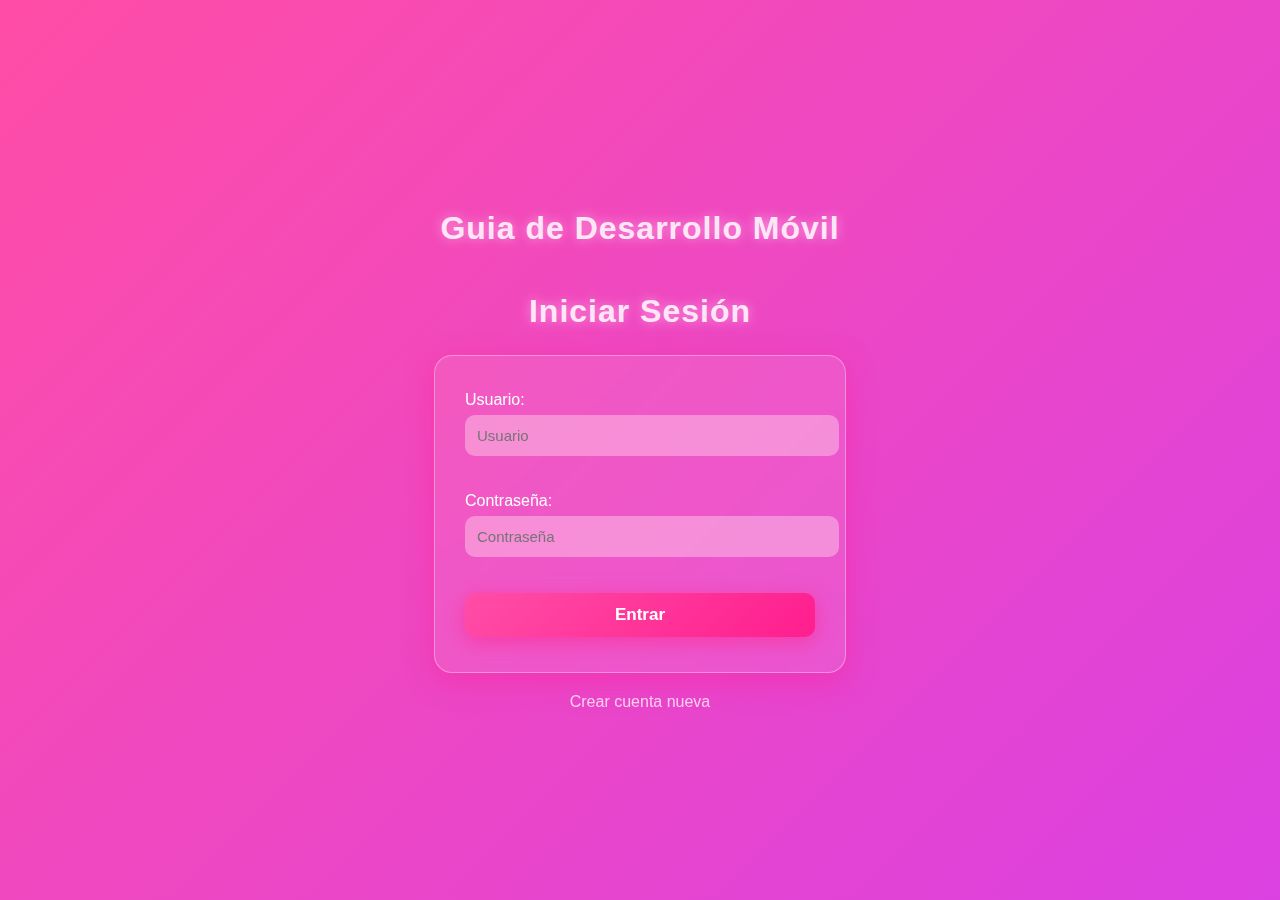
<file: index.html>
<!DOCTYPE html>
<html lang="es">
<head>
    <meta charset="UTF-8">
    <meta name="viewport" content="width=device-width, initial-scale=1.0">
    <title>Login Offline</title>
    <link rel="stylesheet" href="styles2.css">
    <link rel="manifest" href="manifest.json">
</head>
<body>
<h1>Guia de Desarrollo Móvil</h1>
<h1>Iniciar Sesión</h1>

    <form>
    <div class="container">       

        Usuario:<br>
        <input id="user" placeholder="Usuario"><br><br>
        Contraseña:<br>
        <input id="pass" placeholder="Contraseña" type="password"><br><br>

        <button onclick="iniciar()">Entrar</button>       
    </div>   
</form>
    <a href="registro.html">Crear cuenta nueva</a>
    
    <script src="app.js"></script>

    <script>
        
        if ("serviceWorker" in navigator) {
            navigator.serviceWorker.register("service-worker.js")
            .then(() => console.log("Service Worker registrado"));
        }
    </script>

</body>
</html>
</file>
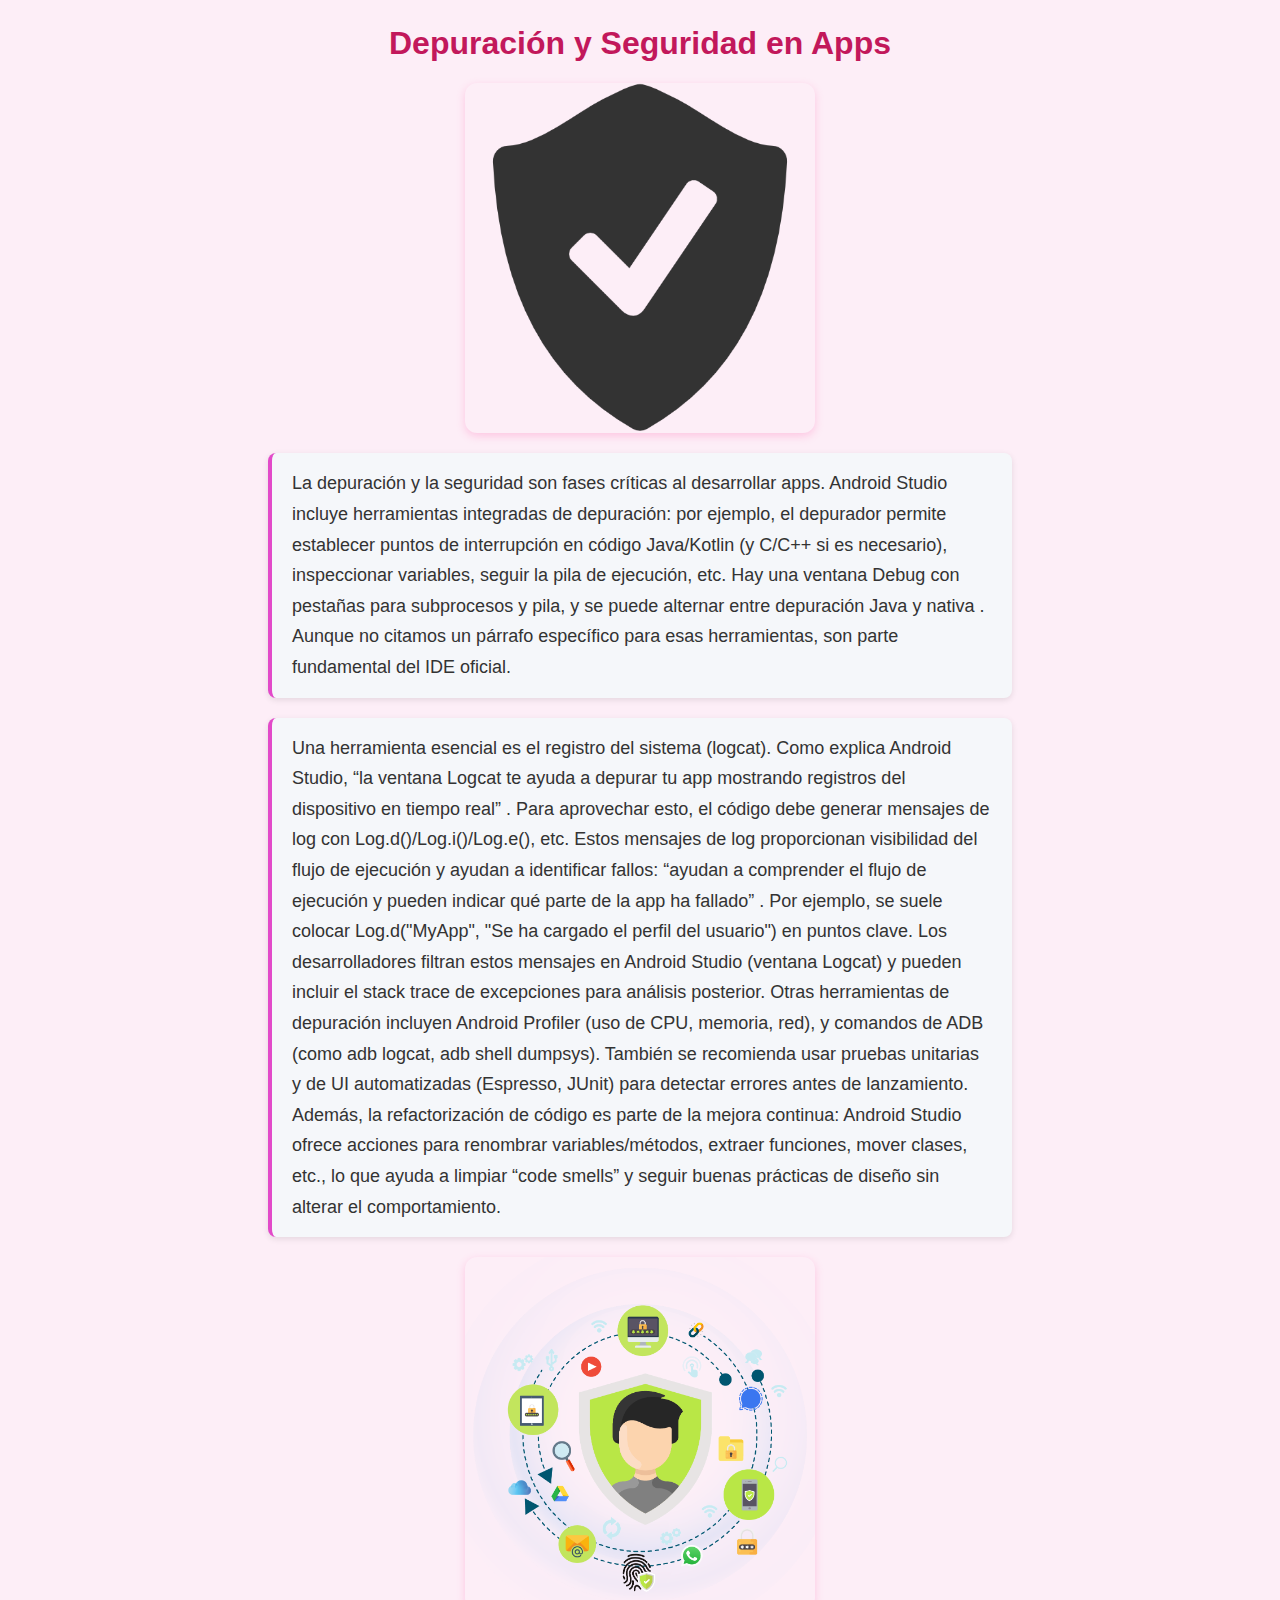
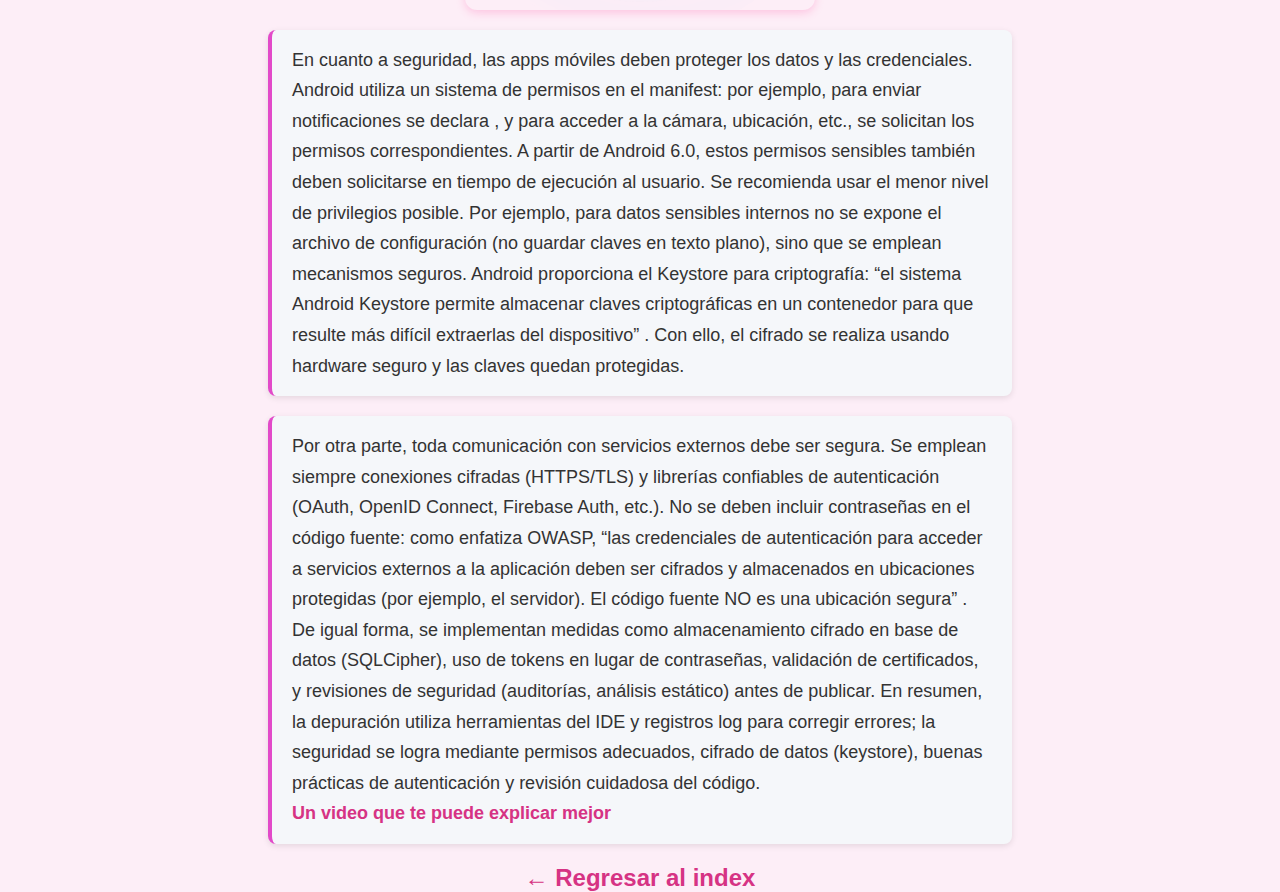
<file: depuracion.html>
<!DOCTYPE html>
<html lang="es">
<head>
    <meta charset="UTF-8">
    <title>Depuración y Seguridad</title>
    <link rel="stylesheet" href="styles.css">
</head>
<body>
    <h1>Depuración y Seguridad en Apps</h1>
    <img src="seguridad.png" width="350">

    <p>La depuración y la seguridad son fases críticas al desarrollar apps. Android Studio incluye herramientas integradas de depuración: por ejemplo, el depurador permite establecer puntos de interrupción en código Java/Kotlin (y C/C++ si es necesario), inspeccionar variables, seguir la pila de ejecución, etc. Hay una ventana Debug con pestañas para subprocesos y pila, y se puede alternar entre depuración Java y nativa

. Aunque no citamos un párrafo específico para esas herramientas, son parte fundamental del IDE oficial.</p>

<p>Una herramienta esencial es el registro del sistema (logcat). Como explica Android Studio, “la ventana Logcat te ayuda a depurar tu app mostrando registros del dispositivo en tiempo real”

. Para aprovechar esto, el código debe generar mensajes de log con Log.d()/Log.i()/Log.e(), etc. Estos mensajes de log proporcionan visibilidad del flujo de ejecución y ayudan a identificar fallos: “ayudan a comprender el flujo de ejecución y pueden indicar qué parte de la app ha fallado”

. Por ejemplo, se suele colocar Log.d("MyApp", "Se ha cargado el perfil del usuario") en puntos clave. Los desarrolladores filtran estos mensajes en Android Studio (ventana Logcat) y pueden incluir el stack trace de excepciones para análisis posterior. Otras herramientas de depuración incluyen Android Profiler (uso de CPU, memoria, red), y comandos de ADB (como adb logcat, adb shell dumpsys). También se recomienda usar pruebas unitarias y de UI automatizadas (Espresso, JUnit) para detectar errores antes de lanzamiento. Además, la refactorización de código es parte de la mejora continua: Android Studio ofrece acciones para renombrar variables/métodos, extraer funciones, mover clases, etc., lo que ayuda a limpiar “code smells” y seguir buenas prácticas de diseño sin alterar el comportamiento.</p>
   
<img src="seguridadimg.png" width="350">

<p>En cuanto a seguridad, las apps móviles deben proteger los datos y las credenciales. Android utiliza un sistema de permisos en el manifest: por ejemplo, para enviar notificaciones se declara <uses-permission android:name="android.permission.POST_NOTIFICATIONS"/>

, y para acceder a la cámara, ubicación, etc., se solicitan los permisos correspondientes. A partir de Android 6.0, estos permisos sensibles también deben solicitarse en tiempo de ejecución al usuario. Se recomienda usar el menor nivel de privilegios posible. Por ejemplo, para datos sensibles internos no se expone el archivo de configuración (no guardar claves en texto plano), sino que se emplean mecanismos seguros. Android proporciona el Keystore para criptografía: “el sistema Android Keystore permite almacenar claves criptográficas en un contenedor para que resulte más difícil extraerlas del dispositivo”

. Con ello, el cifrado se realiza usando hardware seguro y las claves quedan protegidas.</p>

<p>Por otra parte, toda comunicación con servicios externos debe ser segura. Se emplean siempre conexiones cifradas (HTTPS/TLS) y librerías confiables de autenticación (OAuth, OpenID Connect, Firebase Auth, etc.). No se deben incluir contraseñas en el código fuente: como enfatiza OWASP, “las credenciales de autenticación para acceder a servicios externos a la aplicación deben ser cifrados y almacenados en ubicaciones protegidas (por ejemplo, el servidor). El código fuente NO es una ubicación segura”
. De igual forma, se implementan medidas como almacenamiento cifrado en base de datos (SQLCipher), uso de tokens en lugar de contraseñas, validación de certificados, y revisiones de seguridad (auditorías, análisis estático) antes de publicar. En resumen, la depuración utiliza herramientas del IDE y registros log para corregir errores; la seguridad se logra mediante permisos adecuados, cifrado de datos (keystore), buenas prácticas de autenticación y revisión cuidadosa del código.
<a href="https://www.youtube.com/watch?v=Yn3ylxsI2yA">Un video que te puede explicar mejor</a>
</p>

   <a id="regresar" href="menu.html">← Regresar al index</a>
</body>
</html>
</file>
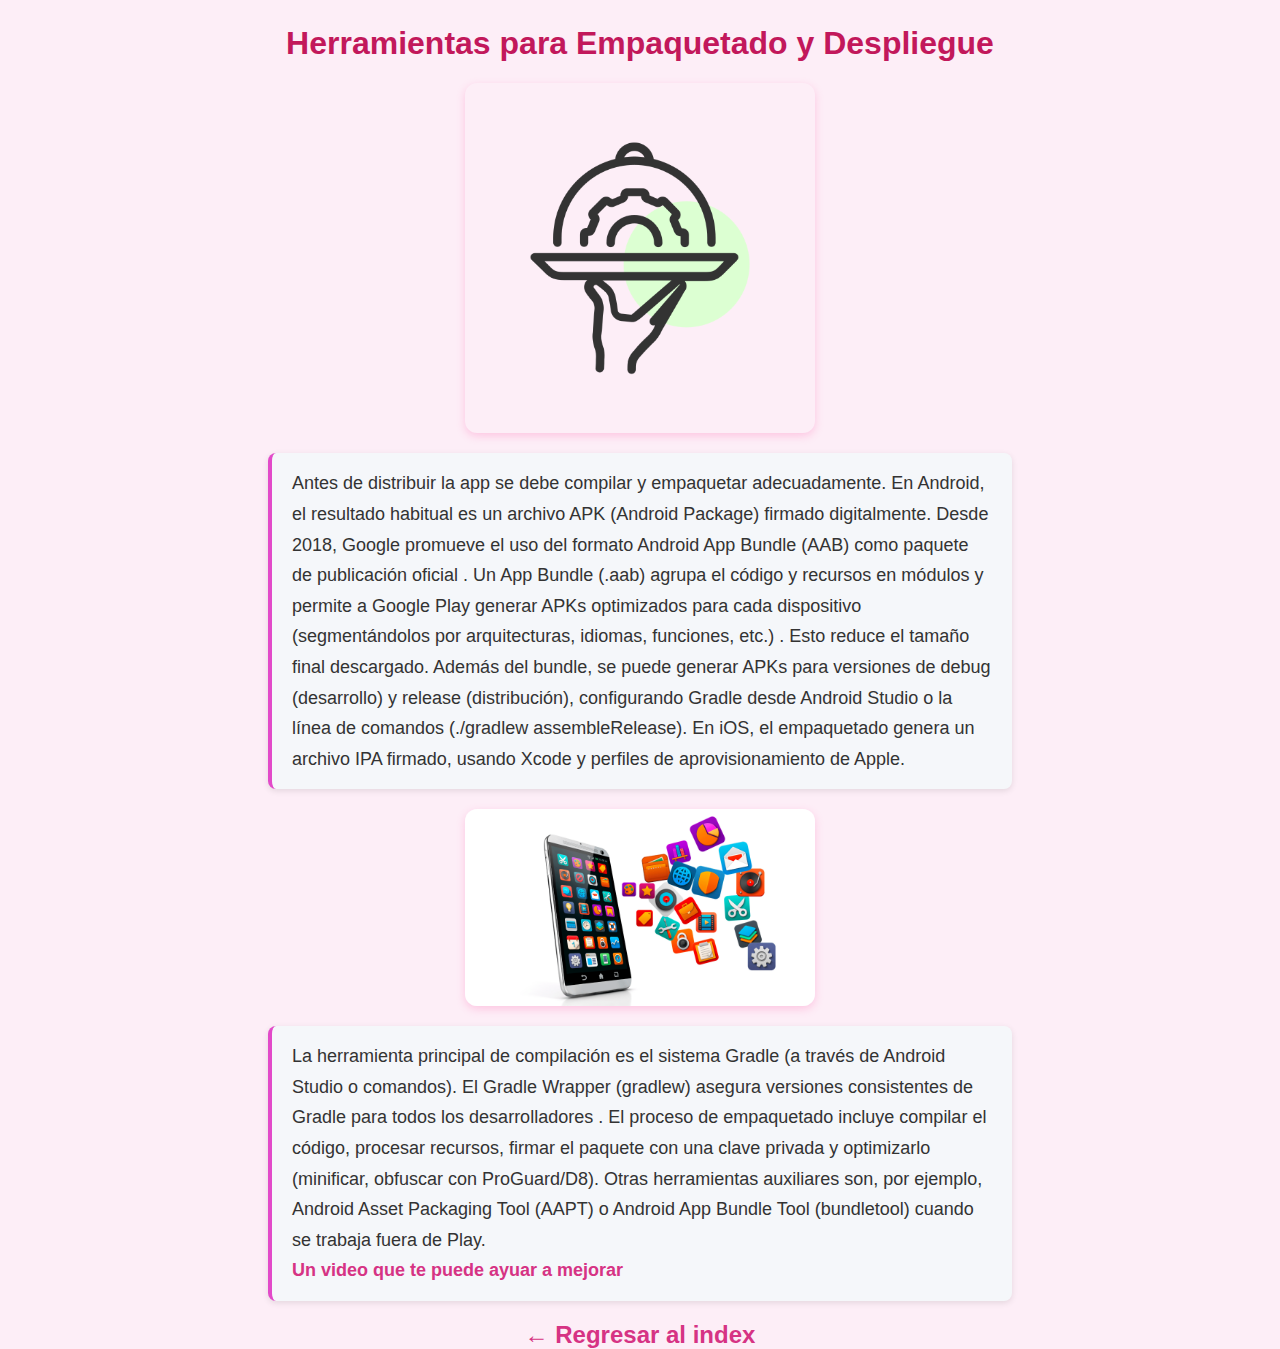
<file: empaquetado.html>
<!DOCTYPE html>
<html lang="es">
<head>
    <meta charset="UTF-8">
    <title>Empaquetado y Despliegue</title>
    <link rel="stylesheet" href="styles.css">
</head>
<body>
    <h1>Herramientas para Empaquetado y Despliegue</h1>
    <img src="empaquetado.png" width="350">

    <p>Antes de distribuir la app se debe compilar y empaquetar adecuadamente. En Android, el resultado habitual es un archivo APK (Android Package) firmado digitalmente. Desde 2018, Google promueve el uso del formato Android App Bundle (AAB) como paquete de publicación oficial

. Un App Bundle (.aab) agrupa el código y recursos en módulos y permite a Google Play generar APKs optimizados para cada dispositivo (segmentándolos por arquitecturas, idiomas, funciones, etc.)

. Esto reduce el tamaño final descargado. Además del bundle, se puede generar APKs para versiones de debug (desarrollo) y release (distribución), configurando Gradle desde Android Studio o la línea de comandos (./gradlew assembleRelease). En iOS, el empaquetado genera un archivo IPA firmado, usando Xcode y perfiles de aprovisionamiento de Apple.</p>
  
<img src="empaquetadoimg.png" width="350">

<p>La herramienta principal de compilación es el sistema Gradle (a través de Android Studio o comandos). El Gradle Wrapper (gradlew) asegura versiones consistentes de Gradle para todos los desarrolladores

. El proceso de empaquetado incluye compilar el código, procesar recursos, firmar el paquete con una clave privada y optimizarlo (minificar, obfuscar con ProGuard/D8). Otras herramientas auxiliares son, por ejemplo, Android Asset Packaging Tool (AAPT) o Android App Bundle Tool (bundletool) cuando se trabaja fuera de Play.
<a href="https://www.youtube.com/watch?v=krIwmy014XA">Un video que te puede ayuar a mejorar</a>
</p>




<a id="regresar" href="menu.html">← Regresar al index</a>
</body>
</html>
</file>
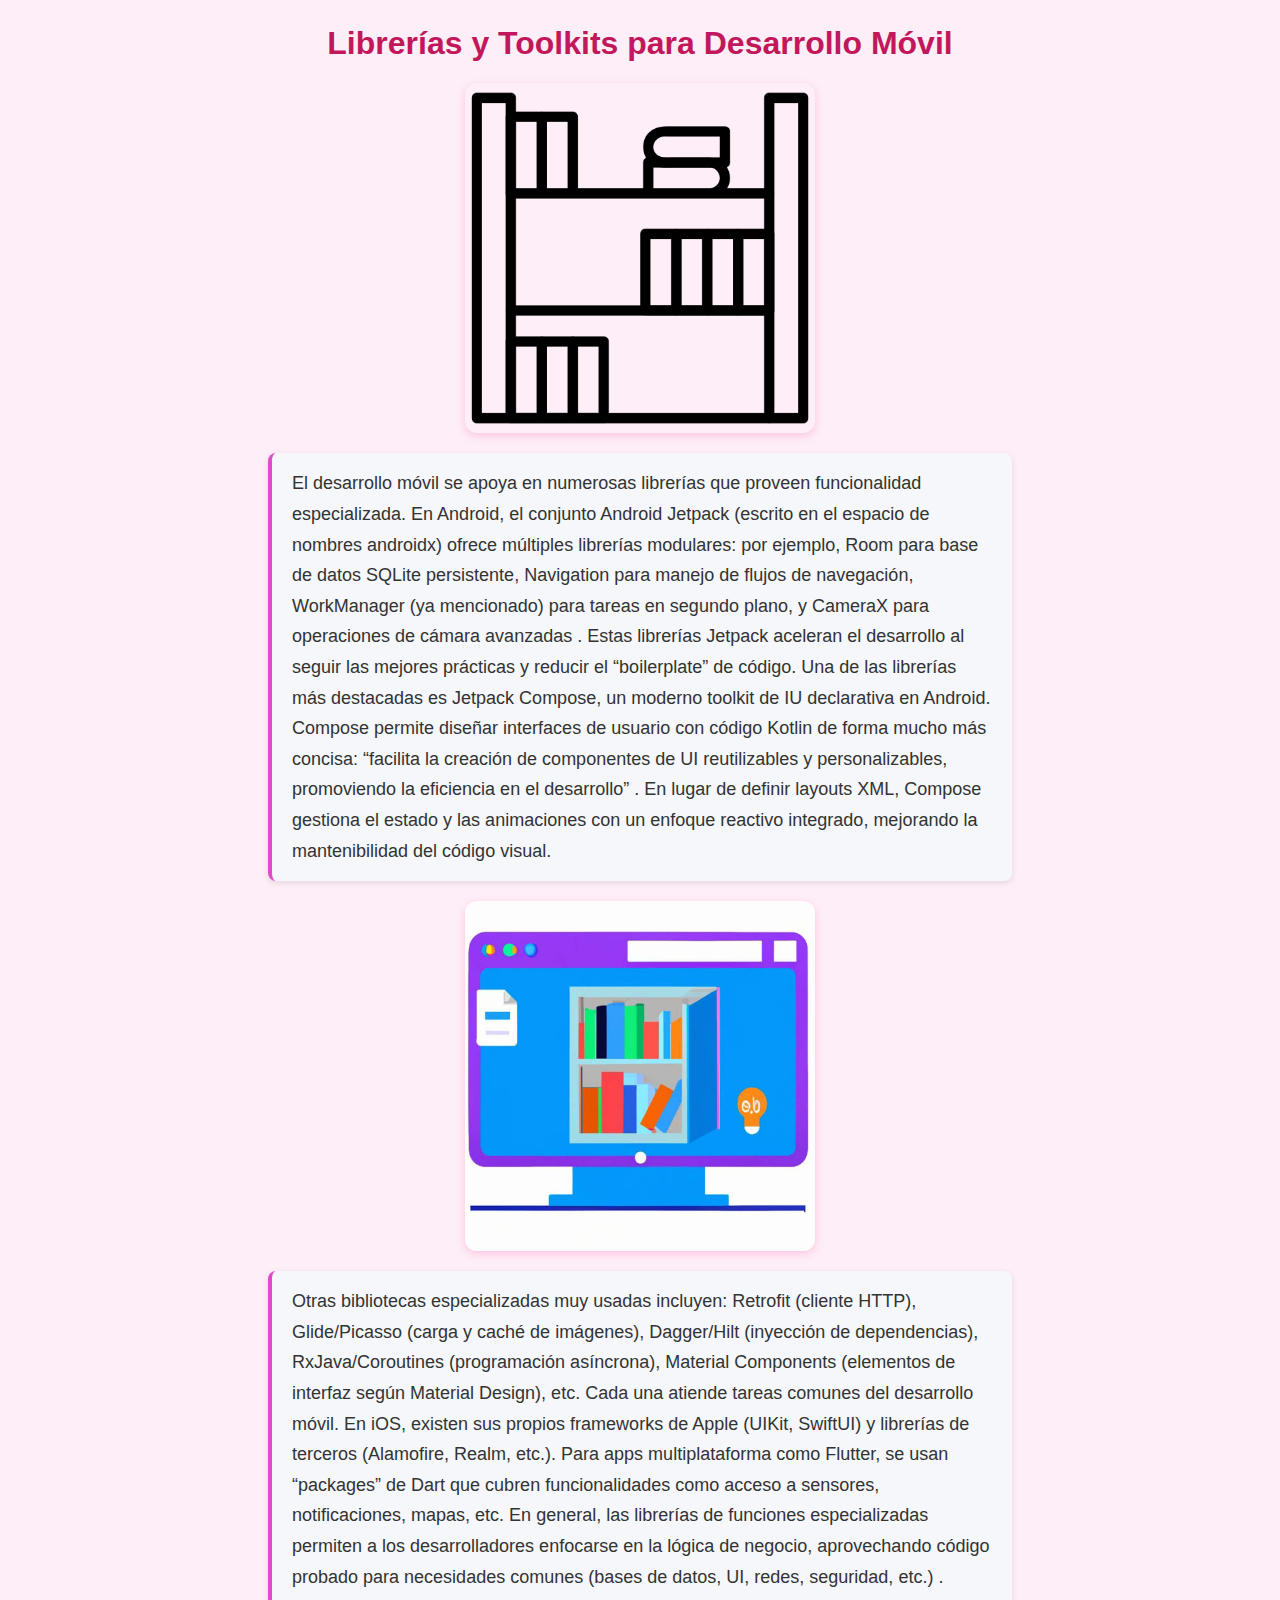
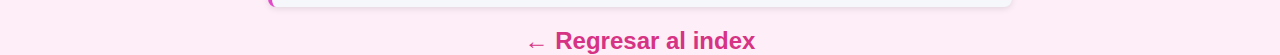
<file: librerias.html>
<!DOCTYPE html>
<html lang="es">
<head>
    <meta charset="UTF-8">
    <title>Librerías y Toolkits</title>
    <link rel="stylesheet" href="styles.css">
</head>
<body>
    <h1>Librerías y Toolkits para Desarrollo Móvil</h1>
    <img src="librerias.png" width="350">

    <p>El desarrollo móvil se apoya en numerosas librerías que proveen funcionalidad especializada. En Android, el conjunto Android Jetpack (escrito en el espacio de nombres androidx) ofrece múltiples librerías modulares: por ejemplo, Room para base de datos SQLite persistente, Navigation para manejo de flujos de navegación, WorkManager (ya mencionado) para tareas en segundo plano, y CameraX para operaciones de cámara avanzadas

. Estas librerías Jetpack aceleran el desarrollo al seguir las mejores prácticas y reducir el “boilerplate” de código. Una de las librerías más destacadas es Jetpack Compose, un moderno toolkit de IU declarativa en Android. Compose permite diseñar interfaces de usuario con código Kotlin de forma mucho más concisa: “facilita la creación de componentes de UI reutilizables y personalizables, promoviendo la eficiencia en el desarrollo”

. En lugar de definir layouts XML, Compose gestiona el estado y las animaciones con un enfoque reactivo integrado, mejorando la mantenibilidad del código visual.</p>

<img src="libreriasimg.jpg" width="350">

<p>Otras bibliotecas especializadas muy usadas incluyen: Retrofit (cliente HTTP), Glide/Picasso (carga y caché de imágenes), Dagger/Hilt (inyección de dependencias), RxJava/Coroutines (programación asíncrona), Material Components (elementos de interfaz según Material Design), etc. Cada una atiende tareas comunes del desarrollo móvil. En iOS, existen sus propios frameworks de Apple (UIKit, SwiftUI) y librerías de terceros (Alamofire, Realm, etc.). Para apps multiplataforma como Flutter, se usan “packages” de Dart que cubren funcionalidades como acceso a sensores, notificaciones, mapas, etc. En general, las librerías de funciones especializadas permiten a los desarrolladores enfocarse en la lógica de negocio, aprovechando código probado para necesidades comunes (bases de datos, UI, redes, seguridad, etc.)

.</p>

    <a id="regresar" href="menu.html">← Regresar al index</a>
</body>
</html>
</file>
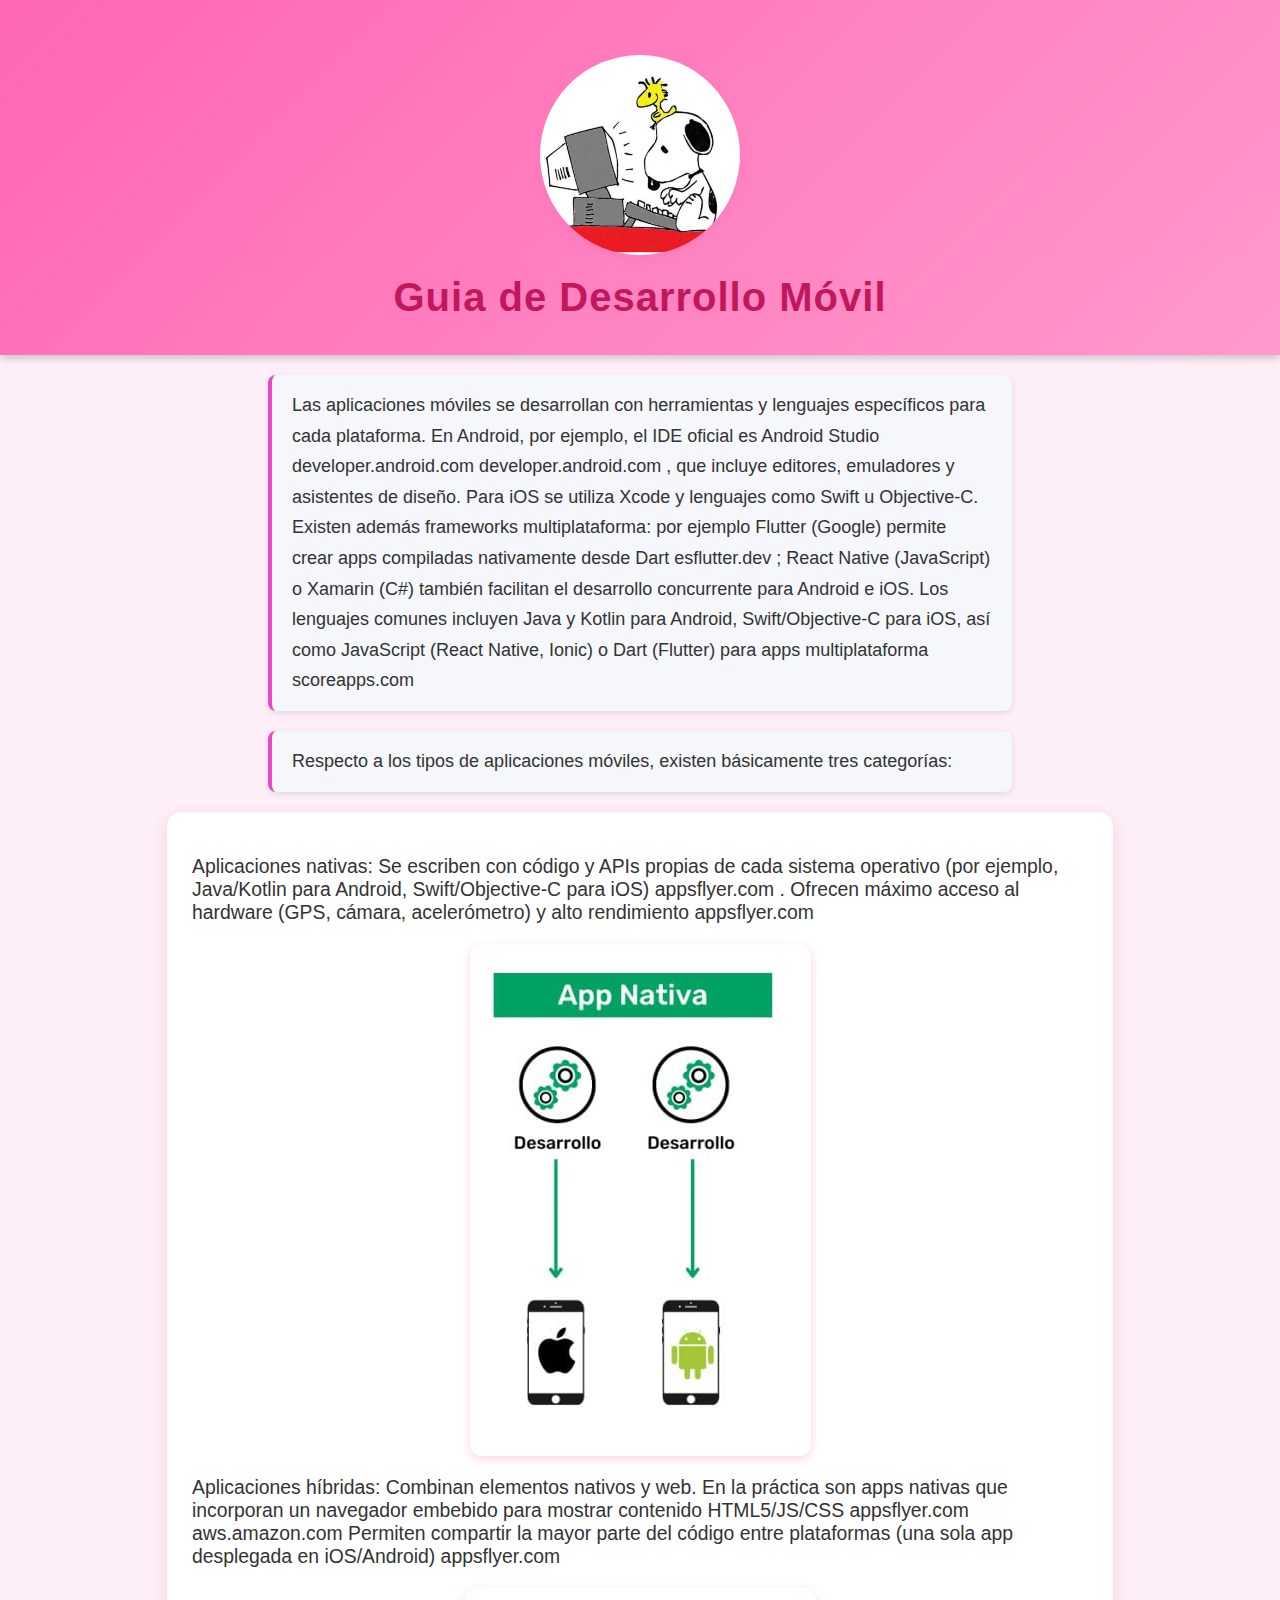
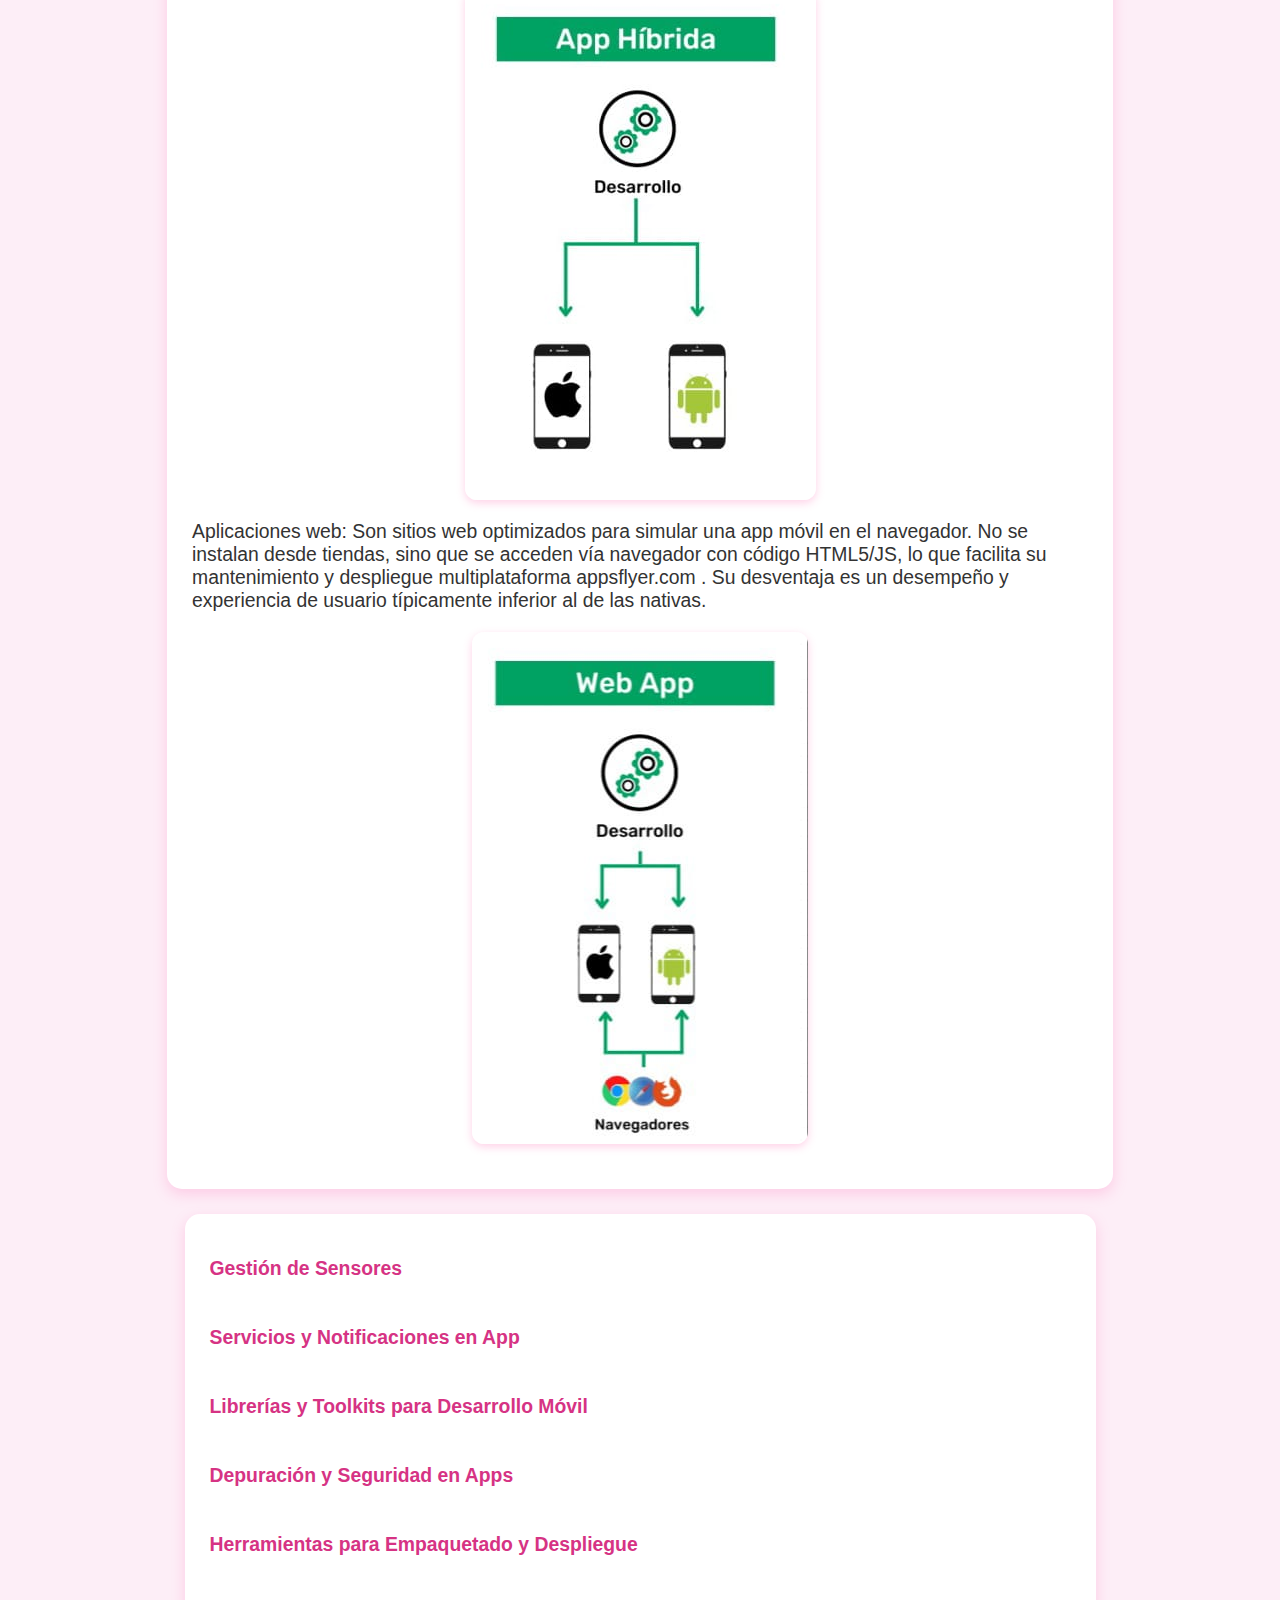
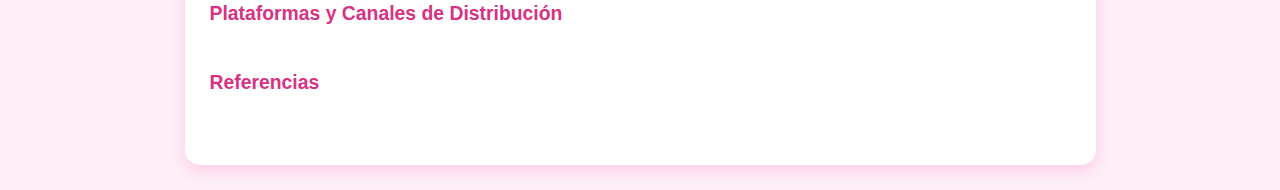
<file: menu.html>
<!DOCTYPE html>
<html lang="es">
<head>
    <meta charset="UTF-8">
    <title>Proyecto de Desarrollo Móvil</title>
    <link rel="stylesheet" href="styles.css">
</head>
<body>

<header>  
    <img id="snoopy" src="snoopy.jpg" width="200">
    <h1>Guia de Desarrollo Móvil</h1>   
</header>

<p>Las aplicaciones móviles se desarrollan con herramientas y lenguajes específicos para cada plataforma. En Android, por ejemplo, el IDE oficial es Android Studio
developer.android.com
developer.android.com
, que incluye editores, emuladores y asistentes de diseño. Para iOS se utiliza Xcode y lenguajes como Swift u Objective-C. Existen además frameworks multiplataforma: por ejemplo Flutter (Google) permite crear apps compiladas nativamente desde Dart
esflutter.dev
; React Native (JavaScript) o Xamarin (C#) también facilitan el desarrollo concurrente para Android e iOS. Los lenguajes comunes incluyen Java y Kotlin para Android, Swift/Objective-C para iOS, así como JavaScript (React Native, Ionic) o Dart (Flutter) para apps multiplataforma
scoreapps.com
</p>
<p>Respecto a los tipos de aplicaciones móviles, existen básicamente tres categorías:</p>
<ul>
    <li>Aplicaciones nativas: Se escriben con código y APIs propias de cada sistema operativo (por ejemplo, Java/Kotlin para Android, Swift/Objective-C para iOS)
appsflyer.com
. Ofrecen máximo acceso al hardware (GPS, cámara, acelerómetro) y alto rendimiento
appsflyer.com</li>
<li><img src="Nativa.jpeg" alt=""></li>
    <li>Aplicaciones híbridas: Combinan elementos nativos y web. En la práctica son apps nativas que incorporan un navegador embebido para mostrar contenido HTML5/JS/CSS
appsflyer.com
aws.amazon.com
Permiten compartir la mayor parte del código entre plataformas (una sola app desplegada en iOS/Android)
appsflyer.com</li>
<li><img src="hibrida.jpeg" alt=""></li>
    <li>
Aplicaciones web: Son sitios web optimizados para simular una app móvil en el navegador. No se instalan desde tiendas, sino que se acceden vía navegador con código HTML5/JS, lo que facilita su mantenimiento y despliegue multiplataforma
appsflyer.com
. Su desventaja es un desempeño y experiencia de usuario típicamente inferior al de las nativas.</li>
<li><img src="web.jpeg" alt=""></li>
</ul>


<div class="container">
    <ul>
        <li><a href="sensores.html">Gestión de Sensores</a></li>
        <li><a href="servicios.html">Servicios y Notificaciones en App</a></li>
        <li><a href="librerias.html">Librerías y Toolkits para Desarrollo Móvil</a></li>
        <li><a href="depuracion.html">Depuración y Seguridad en Apps</a></li>
        <li><a href="empaquetado.html">Herramientas para Empaquetado y Despliegue</a></li>
        <li><a href="plataformas.html">Plataformas y Canales de Distribución</a></li>
        <li><a href="referencias.html">Referencias</a></li>
    </ul>
</div>
<script src="script.js"></script>
</body>
</html>
</file>
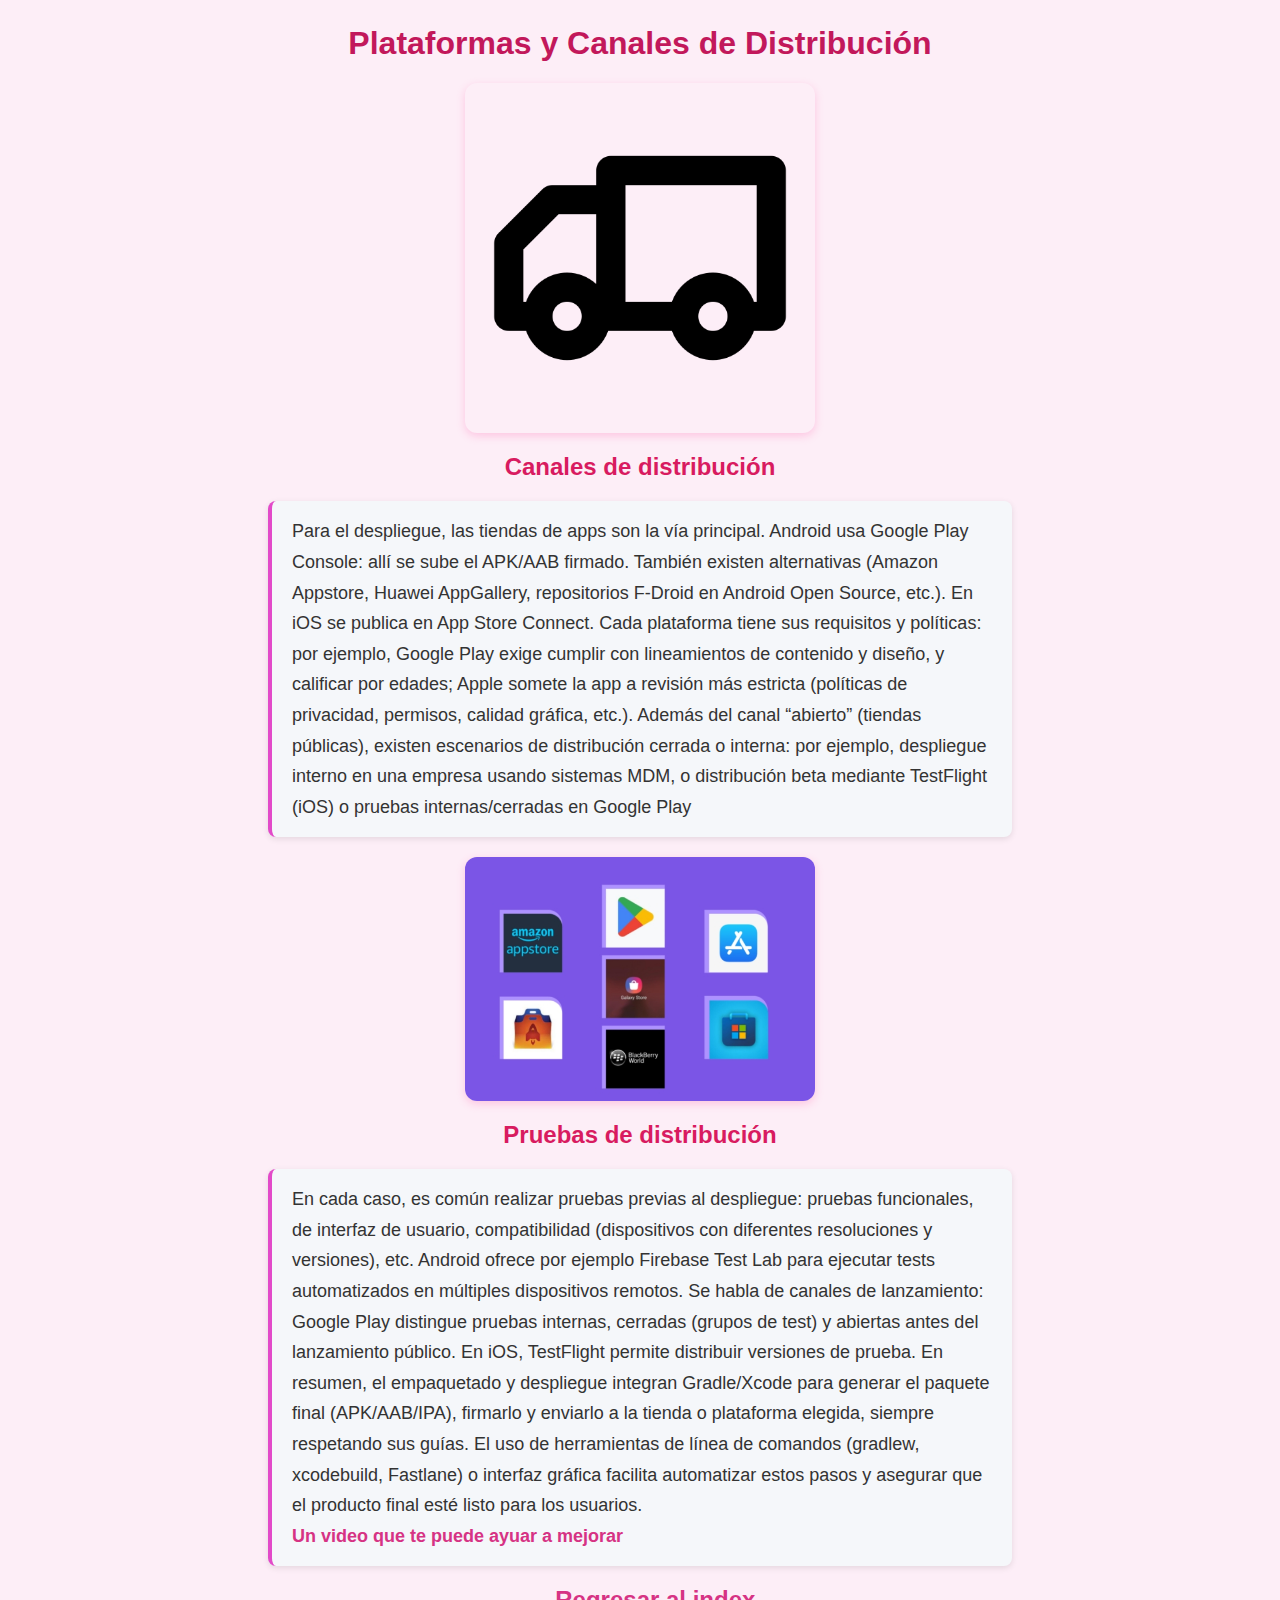
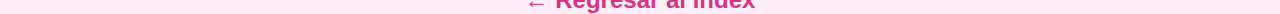
<file: plataformas.html>
<!DOCTYPE html>
<html lang="es">
<head>
    <meta charset="UTF-8">
    <title>Plataformas y Canales</title>
    <link rel="stylesheet" href="styles.css">
</head>
<body>
    <h1>Plataformas y Canales de Distribución</h1>
    <img src="distribucion.png" width="350">

    <h2>Canales de distribución</h2>
    <p>Para el despliegue, las tiendas de apps son la vía principal. Android usa Google Play Console: allí se sube el APK/AAB firmado. También existen alternativas (Amazon Appstore, Huawei AppGallery, repositorios F-Droid en Android Open Source, etc.). En iOS se publica en App Store Connect. Cada plataforma tiene sus requisitos y políticas: por ejemplo, Google Play exige cumplir con lineamientos de contenido y diseño, y calificar por edades; Apple somete la app a revisión más estricta (políticas de privacidad, permisos, calidad gráfica, etc.). Además del canal “abierto” (tiendas públicas), existen escenarios de distribución cerrada o interna: por ejemplo, despliegue interno en una empresa usando sistemas MDM, o distribución beta mediante TestFlight (iOS) o pruebas internas/cerradas en Google Play</p>

<img src="distribuicionimg.jpeg" width="350">

    <h2>Pruebas de distribución</h2>
    
<p>En cada caso, es común realizar pruebas previas al despliegue: pruebas funcionales, de interfaz de usuario, compatibilidad (dispositivos con diferentes resoluciones y versiones), etc. Android ofrece por ejemplo Firebase Test Lab para ejecutar tests automatizados en múltiples dispositivos remotos. Se habla de canales de lanzamiento: Google Play distingue pruebas internas, cerradas (grupos de test) y abiertas antes del lanzamiento público. En iOS, TestFlight permite distribuir versiones de prueba. En resumen, el empaquetado y despliegue integran Gradle/Xcode para generar el paquete final (APK/AAB/IPA), firmarlo y enviarlo a la tienda o plataforma elegida, siempre respetando sus guías. El uso de herramientas de línea de comandos (gradlew, xcodebuild, Fastlane) o interfaz gráfica facilita automatizar estos pasos y asegurar que el producto final esté listo para los usuarios.
    <a href="https://www.youtube.com/watch?v=mks7LQBceO8">Un video que te puede ayuar a mejorar</a>
</p>

    <a id="regresar" href="menu.html">← Regresar al index</a>
</body>
</html>
</file>
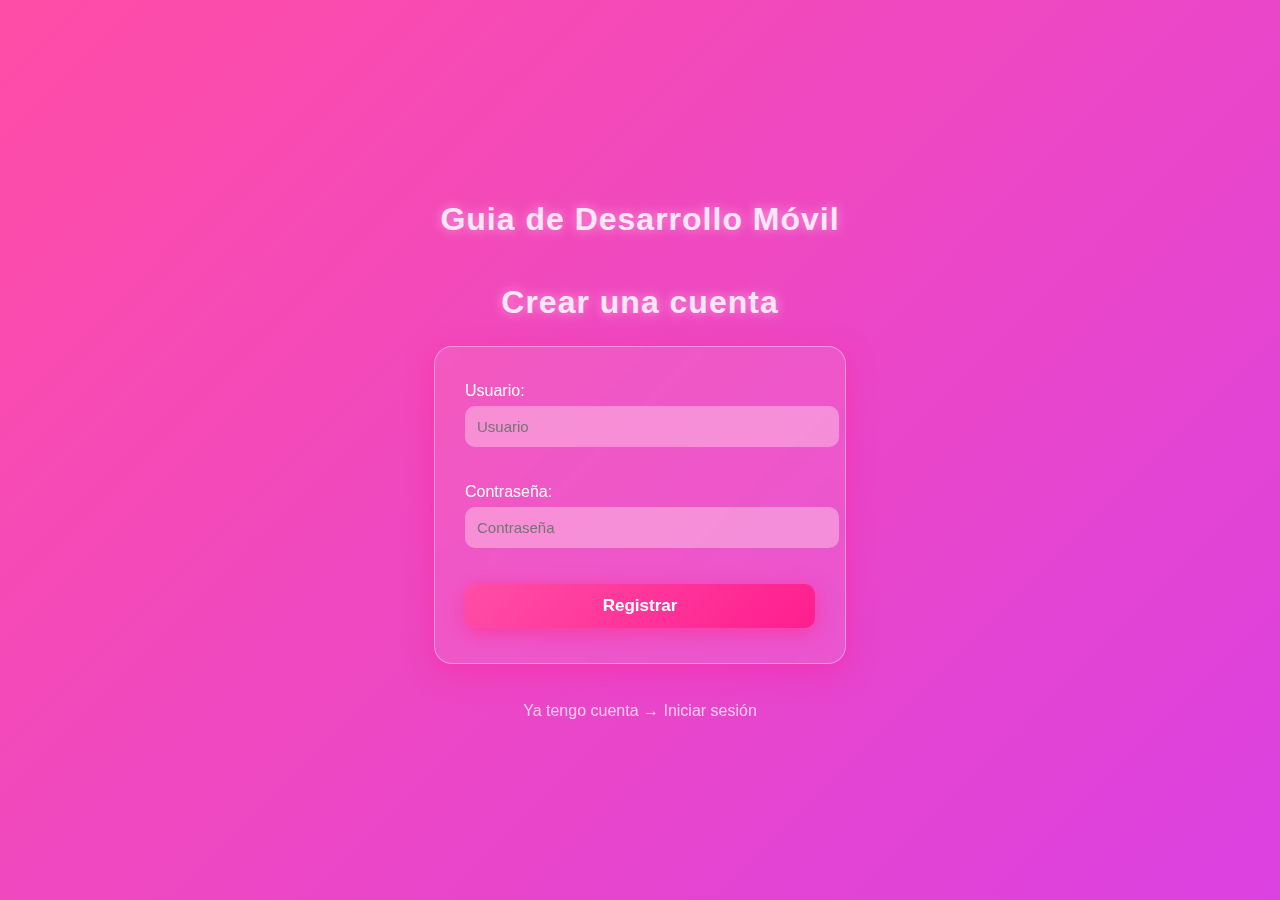
<file: registro.html>
<!DOCTYPE html>
<html lang="es">
<head>
    <meta charset="UTF-8">
    <title>Registro</title>
    <link rel="stylesheet" href="styles2.css">
</head>
<body>
    <h1>Guia de Desarrollo Móvil</h1>
    <h1>Crear una cuenta</h1>

    <form>
    <div class="container">       

        Usuario:<br>
        <input id="user" placeholder="Usuario"><br><br>
        Contraseña:<br>
        <input id="pass" placeholder="Contraseña" type="password"><br><br>

        <button onclick="registrar()">Registrar</button>       
    </div>   
</form>
    <br>

    <a href="index.html">Ya tengo cuenta → Iniciar sesión</a>

    <script src="app.js"></script>

    <script>
        
        if ("serviceWorker" in navigator) {
            navigator.serviceWorker.register("service-worker.js")
            .then(() => console.log("Service Worker registrado"));
        }
    </script>

</body>
</html>
</file>
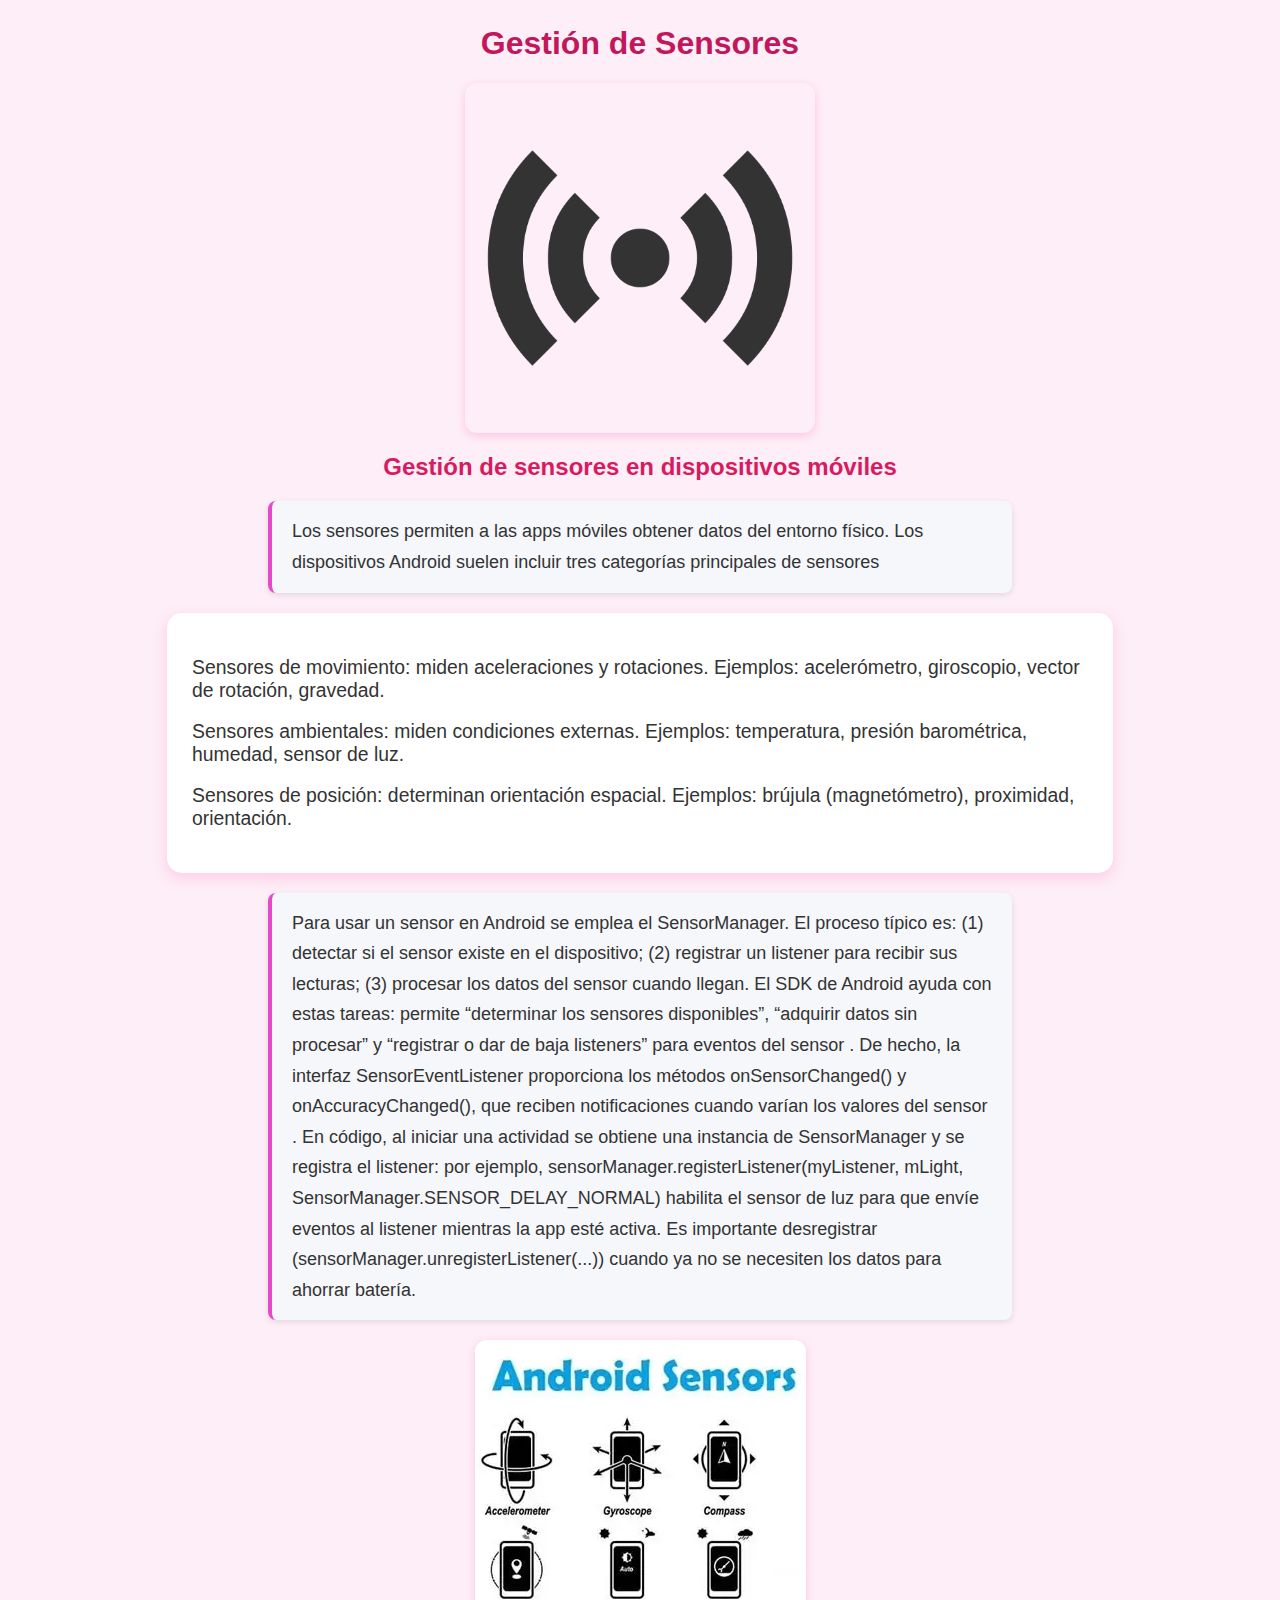
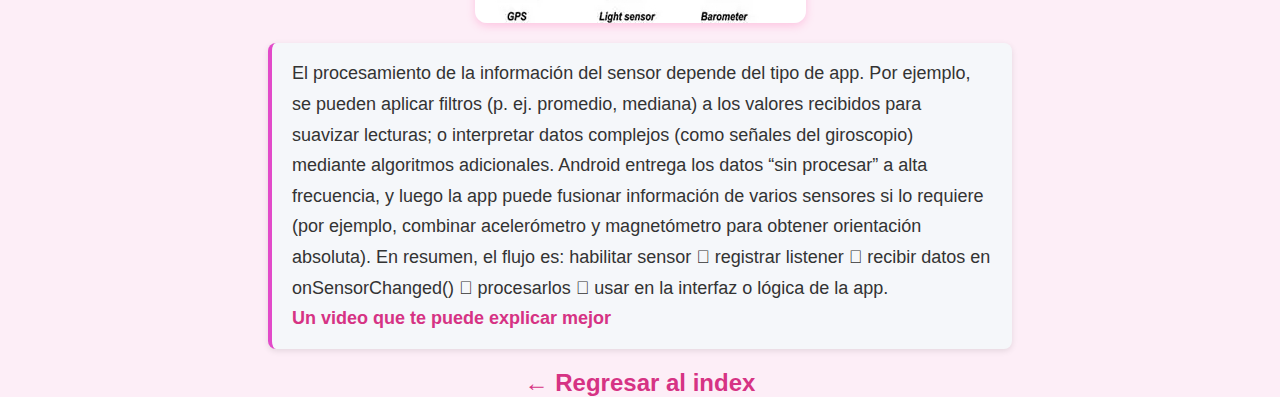
<file: sensores.html>
<!DOCTYPE html>
<html lang="es">
<head>
    <meta charset="UTF-8">
    <title>Gestión de Sensores</title>
    <link rel="stylesheet" href="styles.css">
</head>
<body>
    <h1>Gestión de Sensores</h1>
    <img src="sensores.png" width="350">

    <h2>Gestión de sensores en dispositivos móviles</h2>
    <p>Los sensores permiten a las apps móviles obtener datos del entorno físico. Los dispositivos Android suelen incluir tres categorías principales de sensores</p>  
    
    
    <ul>
        <li>Sensores de movimiento: miden aceleraciones y rotaciones. Ejemplos: acelerómetro, giroscopio, vector de rotación, gravedad.</li>
        <li>Sensores ambientales: miden condiciones externas. Ejemplos: temperatura, presión barométrica, humedad, sensor de luz.</li>
        <li>Sensores de posición: determinan orientación espacial. Ejemplos: brújula (magnetómetro), proximidad, orientación.</li>
    </ul>
    <p>Para usar un sensor en Android se emplea el SensorManager. El proceso típico es: (1) detectar si el sensor existe en el dispositivo; (2) registrar un listener para recibir sus lecturas; (3) procesar los datos del sensor cuando llegan. El SDK de Android ayuda con estas tareas: permite “determinar los sensores disponibles”, “adquirir datos sin procesar” y “registrar o dar de baja listeners” para eventos del sensor

. De hecho, la interfaz SensorEventListener proporciona los métodos onSensorChanged() y onAccuracyChanged(), que reciben notificaciones cuando varían los valores del sensor

. En código, al iniciar una actividad se obtiene una instancia de SensorManager y se registra el listener: por ejemplo, sensorManager.registerListener(myListener, mLight, SensorManager.SENSOR_DELAY_NORMAL) habilita el sensor de luz para que envíe eventos al listener mientras la app esté activa. Es importante desregistrar (sensorManager.unregisterListener(...)) cuando ya no se necesiten los datos para ahorrar batería.</p>

<img src="sensoresimg.jpeg" >

<p>El procesamiento de la información del sensor depende del tipo de app. Por ejemplo, se pueden aplicar filtros (p. ej. promedio, mediana) a los valores recibidos para suavizar lecturas; o interpretar datos complejos (como señales del giroscopio) mediante algoritmos adicionales. Android entrega los datos “sin procesar” a alta frecuencia, y luego la app puede fusionar información de varios sensores si lo requiere (por ejemplo, combinar acelerómetro y magnetómetro para obtener orientación absoluta). En resumen, el flujo es: habilitar sensor  registrar listener  recibir datos en onSensorChanged()  procesarlos  usar en la interfaz o lógica de la app.
    <a href="https://www.youtube.com/watch?v=Z-lg5kJK55Y">Un video que te puede explicar mejor</a>
</p>
   
<a id="regresar" href="menu.html">← Regresar al index</a>
</body>
</html>
</file>
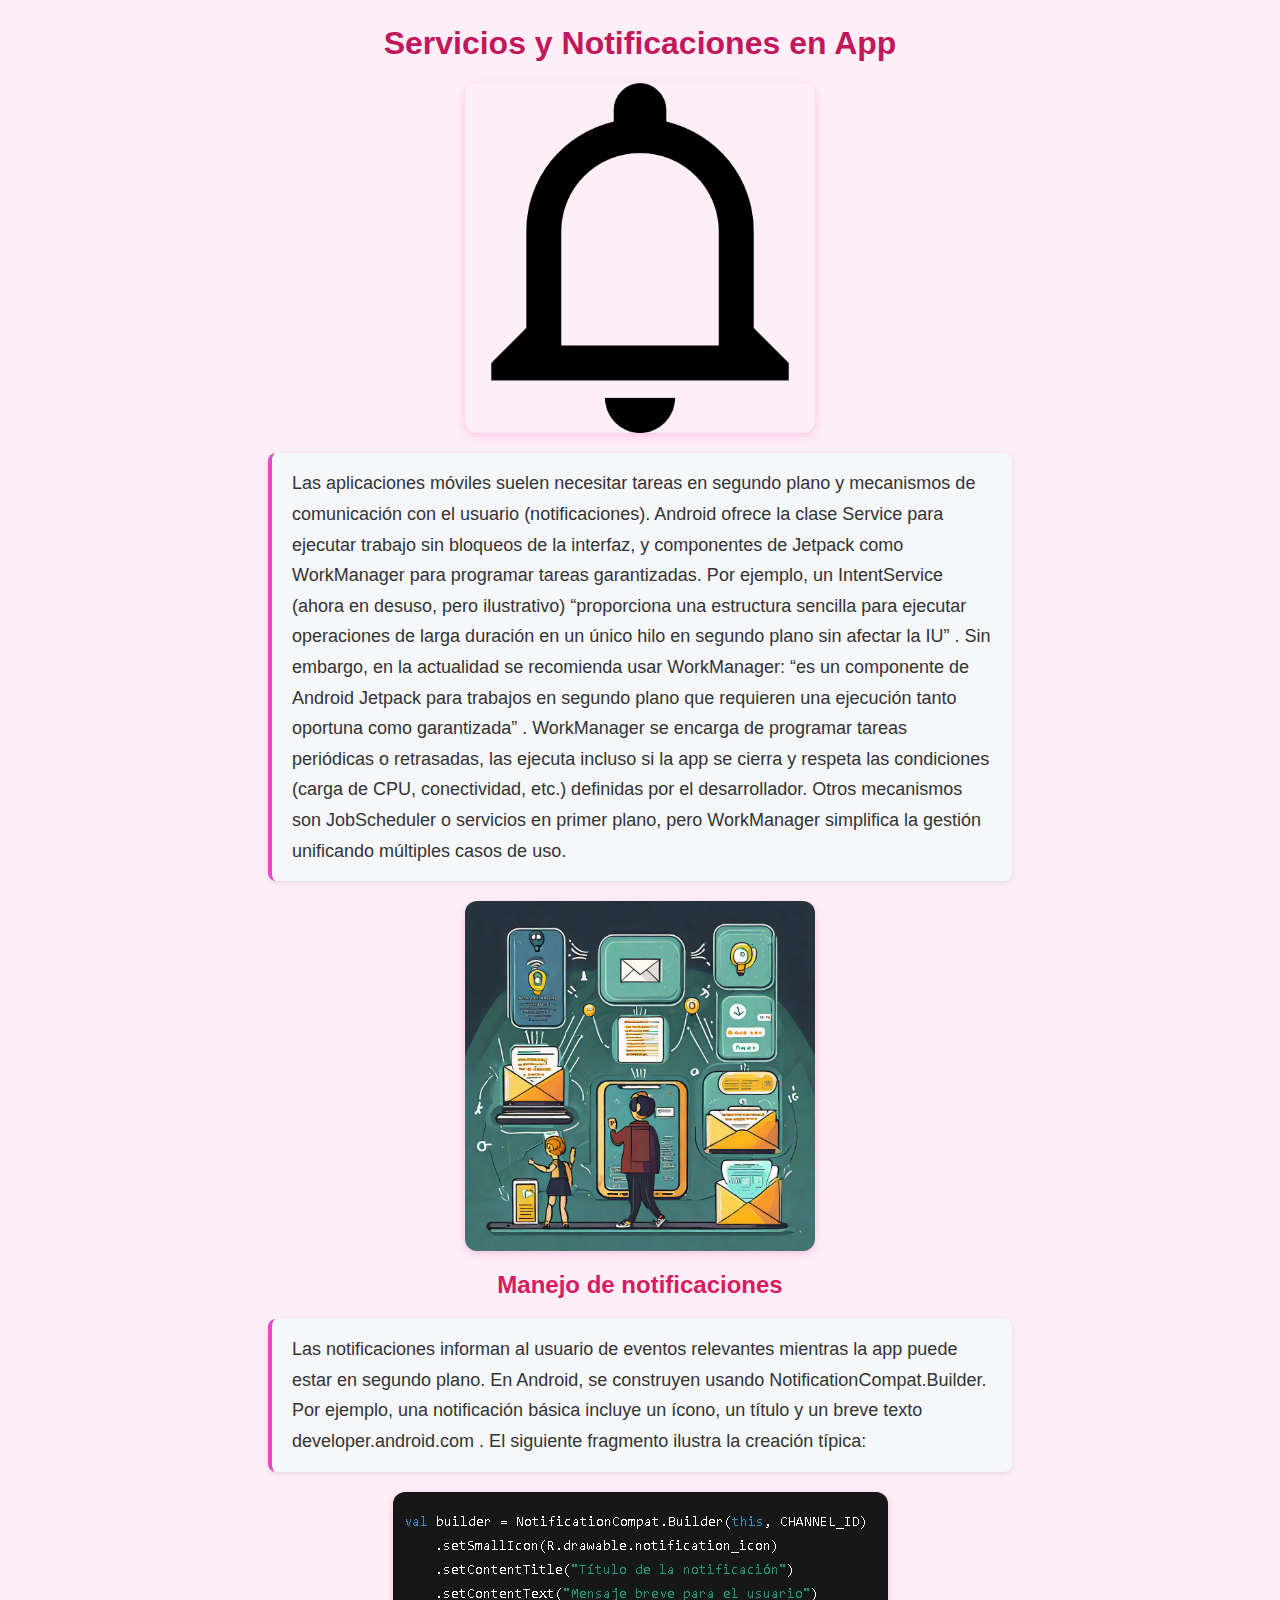
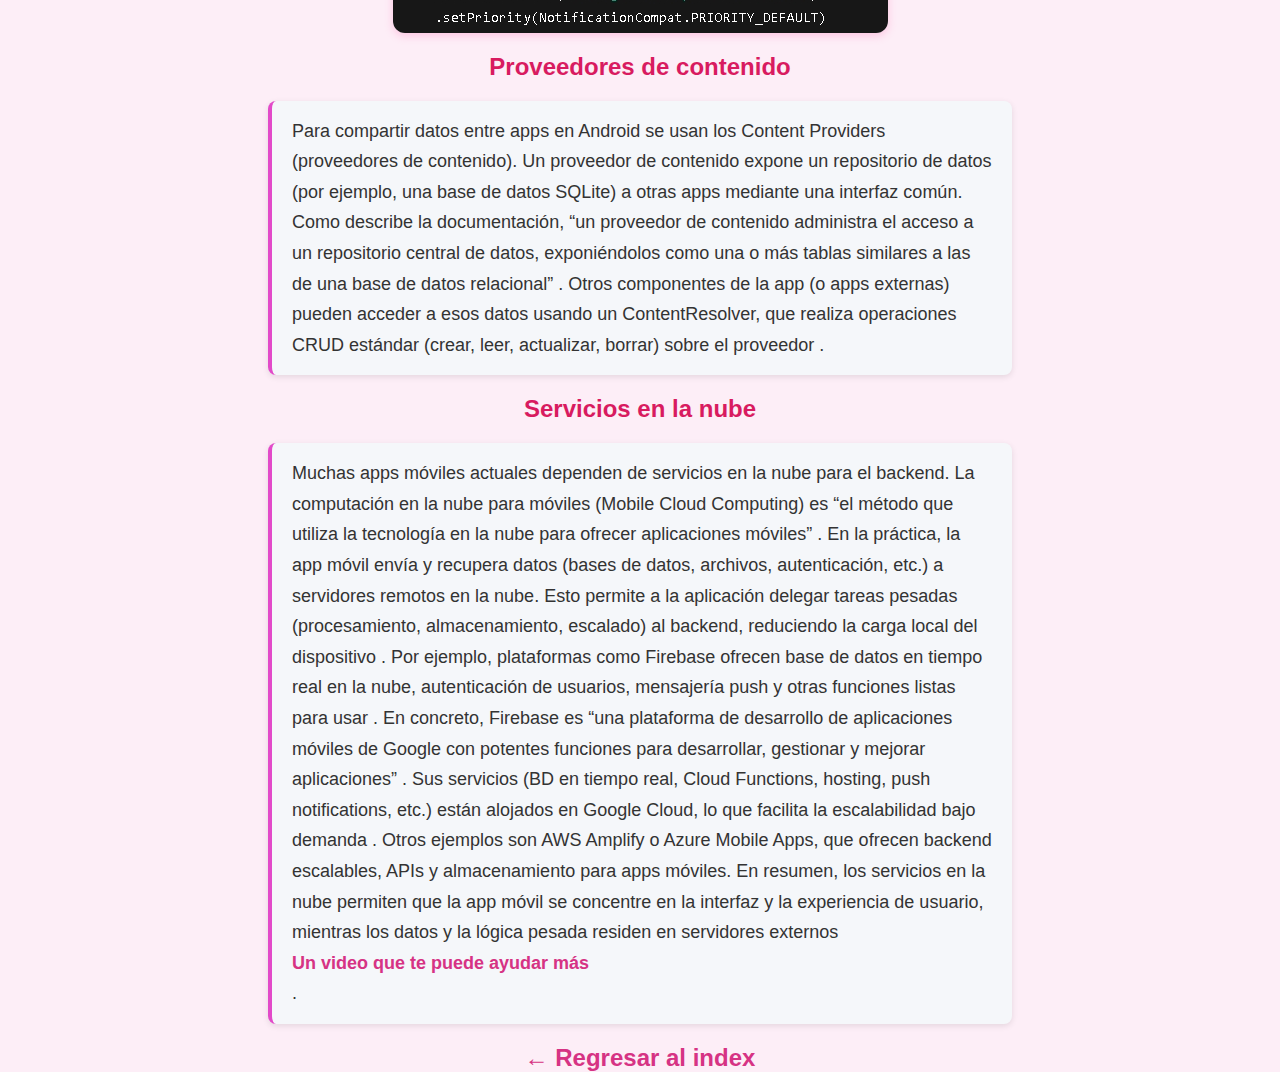
<file: servicios.html>
<!DOCTYPE html>
<html lang="es">
<head>
    <meta charset="UTF-8">
    <title>Servicios y Notificaciones</title>
    <link rel="stylesheet" href="styles.css">    
</head>
<body>
    <h1>Servicios y Notificaciones en App</h1>
    <img src="notificaciones.png" width="350">

    <p>Las aplicaciones móviles suelen necesitar tareas en segundo plano y mecanismos de comunicación con el usuario (notificaciones). Android ofrece la clase Service para ejecutar trabajo sin bloqueos de la interfaz, y componentes de Jetpack como WorkManager para programar tareas garantizadas. Por ejemplo, un IntentService (ahora en desuso, pero ilustrativo) “proporciona una estructura sencilla para ejecutar operaciones de larga duración en un único hilo en segundo plano sin afectar la IU”

. Sin embargo, en la actualidad se recomienda usar WorkManager: “es un componente de Android Jetpack para trabajos en segundo plano que requieren una ejecución tanto oportuna como garantizada”

. WorkManager se encarga de programar tareas periódicas o retrasadas, las ejecuta incluso si la app se cierra y respeta las condiciones (carga de CPU, conectividad, etc.) definidas por el desarrollador. Otros mecanismos son JobScheduler o servicios en primer plano, pero WorkManager simplifica la gestión unificando múltiples casos de uso.</p>

<img src="notificacionesimg.jpg" width="350" >


    <h2>Manejo de notificaciones</h2>
    <p>Las notificaciones informan al usuario de eventos relevantes mientras la app puede estar en segundo plano. En Android, se construyen usando NotificationCompat.Builder. Por ejemplo, una notificación básica incluye un ícono, un título y un breve texto
developer.android.com
. El siguiente fragmento ilustra la creación típica:</p>
<img src="ejemplo.jpeg" >

    <h2>Proveedores de contenido</h2>
    <p>Para compartir datos entre apps en Android se usan los Content Providers (proveedores de contenido). Un proveedor de contenido expone un repositorio de datos (por ejemplo, una base de datos SQLite) a otras apps mediante una interfaz común. Como describe la documentación, “un proveedor de contenido administra el acceso a un repositorio central de datos, exponiéndolos como una o más tablas similares a las de una base de datos relacional”

. Otros componentes de la app (o apps externas) pueden acceder a esos datos usando un ContentResolver, que realiza operaciones CRUD estándar (crear, leer, actualizar, borrar) sobre el proveedor

.</p>

    <h2>Servicios en la nube</h2>
    <p>Muchas apps móviles actuales dependen de servicios en la nube para el backend. La computación en la nube para móviles (Mobile Cloud Computing) es “el método que utiliza la tecnología en la nube para ofrecer aplicaciones móviles”

. En la práctica, la app móvil envía y recupera datos (bases de datos, archivos, autenticación, etc.) a servidores remotos en la nube. Esto permite a la aplicación delegar tareas pesadas (procesamiento, almacenamiento, escalado) al backend, reduciendo la carga local del dispositivo

. Por ejemplo, plataformas como Firebase ofrecen base de datos en tiempo real en la nube, autenticación de usuarios, mensajería push y otras funciones listas para usar

. En concreto, Firebase es “una plataforma de desarrollo de aplicaciones móviles de Google con potentes funciones para desarrollar, gestionar y mejorar aplicaciones”

. Sus servicios (BD en tiempo real, Cloud Functions, hosting, push notifications, etc.) están alojados en Google Cloud, lo que facilita la escalabilidad bajo demanda

. Otros ejemplos son AWS Amplify o Azure Mobile Apps, que ofrecen backend escalables, APIs y almacenamiento para apps móviles. En resumen, los servicios en la nube permiten que la app móvil se concentre en la interfaz y la experiencia de usuario, mientras los datos y la lógica pesada residen en servidores externos
 <a href="https://www.youtube.com/watch?v=3TPVsqlXkCs">Un video que te puede ayudar más</a>
.</p>

    <a id="regresar" href="menu.html">← Regresar al index</a>
</body>
</html>
</file>
<file: styles2.css>
body {
    margin: 0;
    padding: 0;
    height: 100vh;
    font-family: 'Poppins', sans-serif;
    display: flex;
    flex-direction: column;
    justify-content: center;
    align-items: center;

    background: linear-gradient(135deg, #ff4da6, #c93bff, #ff66c4);
    background-size: 300% 300%;
    animation: gradientMove 12s ease infinite;

    color: #fff;
    text-align: center;
}

@keyframes gradientMove {
    0% { background-position: 0% 50%; }
    50% { background-position: 100% 50%; }
    100% { background-position: 0% 50%; }
}


form {
    width: 350px;
    padding: 35px 30px;
    background: rgba(255, 182, 220, 0.15);
    border-radius: 18px;
    backdrop-filter: blur(15px);
    border: 1px solid rgba(255, 255, 255, 0.35);
    box-shadow: 0 8px 30px rgba(255, 30, 150, 0.45);
    animation: fadeIn 0.8s ease;
    text-align: left;
}

@keyframes fadeIn {
    from { transform: translateY(20px); opacity: 0; }
    to { transform: translateY(0); opacity: 1; }
}


h1 {
    margin-bottom: 25px;
    font-size: 32px;
    font-weight: 600;
    letter-spacing: 1px;
    color: #ffe6f7;
    text-shadow: 0 0 12px rgba(255, 180, 230, 0.8);
}


form input {
    width: 100%;
    padding: 12px;
    margin-top: 6px;
    margin-bottom: 18px;
    border: none;
    border-radius: 10px;
    background: rgba(255, 220, 240, 0.35);
    color: #fff;
    font-size: 15px;
    outline: none;
    backdrop-filter: blur(5px);
    transition: 0.3s;
}

form input:focus {
    background: rgba(255, 230, 245, 0.55);
    box-shadow: 0 0 10px rgba(255, 120, 190, 0.9);
}


button {
    width: 100%;
    padding: 12px;
    border: none;
    border-radius: 10px;

    background: linear-gradient(135deg, #ff4da6, #ff1e8e);
    color: #fff;

    font-size: 17px;
    font-weight: bold;
    cursor: pointer;

    transition: 0.3s;
    box-shadow: 0 5px 20px rgba(255, 40, 140, 0.6);
}

button:hover {
    transform: translateY(-3px);
    box-shadow: 0 8px 30px rgba(255, 80, 180, 0.8);
}


a {
    margin-top: 20px;
    display: inline-block;
    color: #ffe6f7;
    text-decoration: none;
    opacity: 0.85;
    transition: 0.3s;
    text-align: center;
}

a:hover {
    opacity: 1;
    text-shadow: 0 0 8px rgba(255, 200, 240, 1);
}
</file>
<file: styles.css>
body {
    font-family: "Segoe UI", Arial, sans-serif;
    background: #fdeef7; 
    margin: 0;
    padding: 0;
    color: #333;
}


header {
    background: linear-gradient(135deg, #ff66b3, #ff99cc);
    color: white;
    text-align: center;
    padding: 35px 20px;
    box-shadow: 0 3px 8px rgba(0,0,0,0.2);
}

header h1 {
    margin: 0;
    font-size: 2.5em;
    letter-spacing: 1px;
}

header p {
    margin-top: 8px;
    font-size: 1.1em;
}


.container {
    padding: 25px;
}


ul {
    background: rgb(255, 255, 255);
    padding: 25px;
    width: 70%;
    margin: auto;
    border-radius: 15px;
    list-style: none;
    box-shadow: 0 5px 14px rgba(255, 105, 180, 0.25);
}

li {
    margin: 18px 0;
    font-size: 1.2em;
}

a {
    display: block;
    text-decoration: none;
    color: #d63384; 
    font-weight: bold;
    transition: 0.3s;
}

a:hover {
    display: block;
    color: #ff4da6;
    padding-left: 5px;
}


h1 {
    text-align: center;
    color: #c2185b;
    margin-top: 25px;
}

h2 {
    text-align: center;
    color: #d81b60;
    margin-top: 20px;
}

p, li, ul {
    font-size: 1.1em;
}

img {
    display: block;
    margin: 20px auto;
    border-radius: 12px;
    box-shadow: 0 3px 8px rgba(255, 105, 180, 0.3);
}


.volver, a[href="index.html"] {
    display: inline-block;
    margin: 20px;
    background: #ff80bf;
    color: white !important;
    padding: 10px 18px;
    border-radius: 8px;
    font-weight: bold;
    box-shadow: 0 3px 6px rgba(255, 105, 180, 0.3);
    transition: 0.3s;
}

.volver:hover, a[href="index.html"]:hover {
    background: #ff4da6;
    transform: translateY(-2px);
}
.mini-desc {
    display: flex;
    align-items: center;
    gap: 10px;

    font-size: 14px;
    color: #444;

    background: rgba(255, 180, 220, 0.25);
    padding: 10px;
    margin-top: 8px;

    border-radius: 10px;
    border-left: 4px solid #ff5daf;

    opacity: 0;
    max-height: 0;
    overflow: hidden;

    transition: opacity 0.4s ease, max-height 0.4s ease;
}


.mini-desc.show {
    opacity: 1;
    max-height: 200px;
}


.mini-desc img {
    width: 45px;
    height: 45px;
    border-radius: 8px;
    object-fit: cover;
}
p {
    font-family: "Poppins", sans-serif;  
    font-size: 18px;
    line-height: 1.7;                     
    color: #333;                          
    background: #f5f7fa;                  
    padding: 15px 20px;                   
    border-left: 4px solid #e24ac9;       
    border-radius: 8px;                    
    max-width: 700px;
    margin: 20px auto;                    
    box-shadow: 0 2px 6px rgba(0,0,0,0.1); 
}
#snoopy {
    width: 200px;        
    height: 200px;       
    border-radius: 50%;  
    object-fit: cover;   
}

#regresar {
    
    text-align: center;
    font-size: 24px;
    display: block;
    text-decoration: none;
    color: #d63384; 
    font-weight: bold;
    transition: 0.3s;
}
</file>
